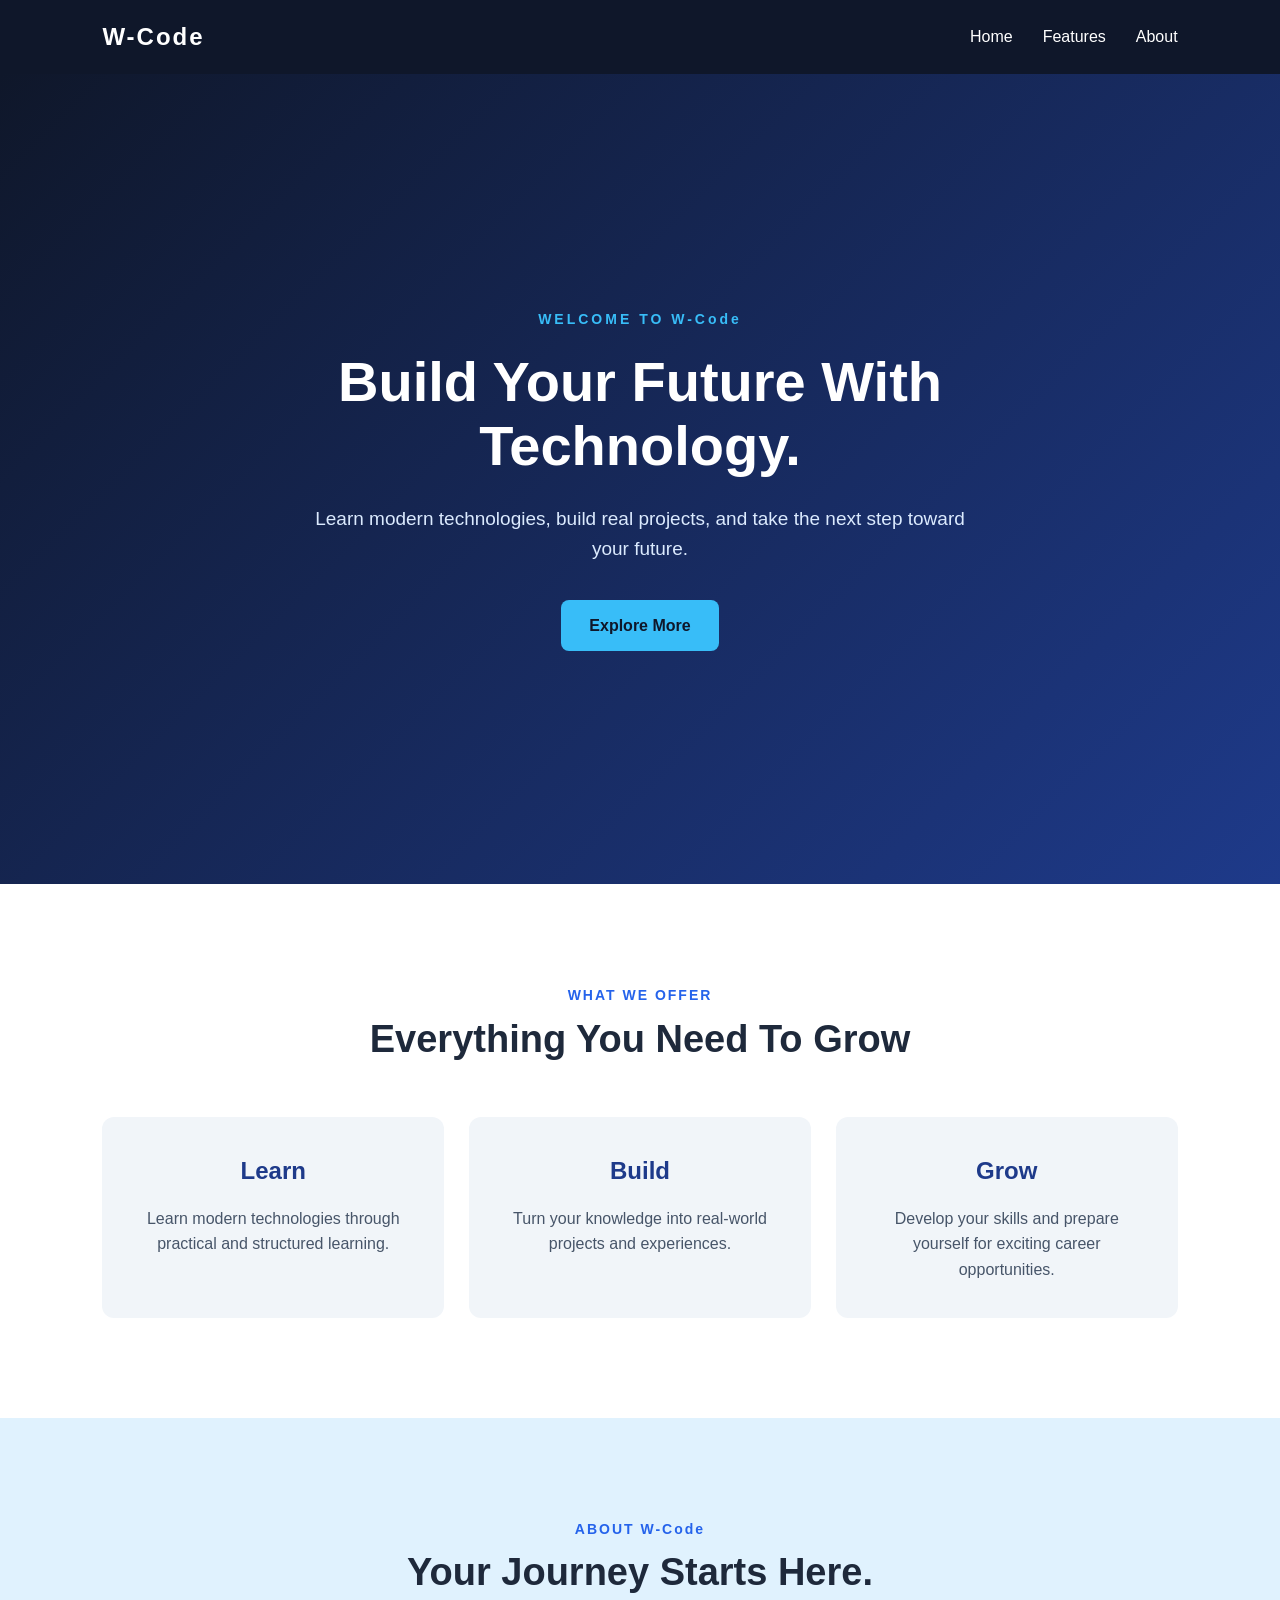
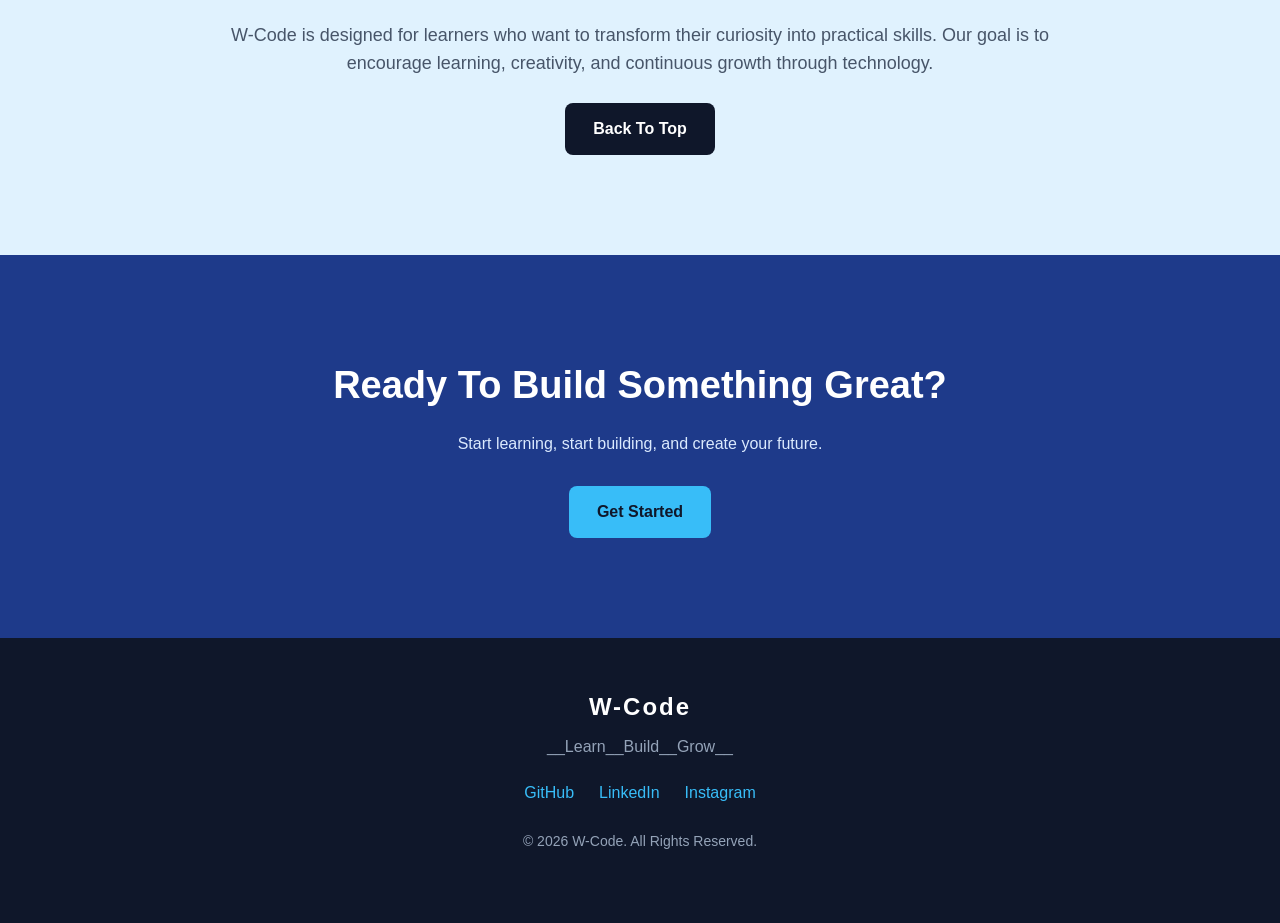
<file: WebDev-L1-Task1-LandingPage/index.html>
<!DOCTYPE html>
<html lang="en">
<head>
    <meta charset="UTF-8">
    <meta name="viewport" content="width=device-width, initial-scale=1.0">

    <title>W-Code- Build Your Future</title>

    <link rel="stylesheet" href="style.css">
</head>

<body>
     <!--fixed/sticky navigation bar+3 links -->
    <!-- Navigation Bar -->
    <header>
        <nav class="navbar">

            <div class="logo">
               W-Code
            </div>

            <ul class="nav-links">
                <li><a href="#home">Home</a></li>
                <li><a href="#features">Features</a></li>
                <li><a href="#about">About</a></li>
            </ul>

        </nav>
    </header>


    <!-- Hero Section -->
    <main>

        <section id="home" class="hero">

            <div class="hero-content">

                <p class="small-heading">WELCOME TO W-Code</p>

                <h1>
                    Build Your Future
                    With Technology.
                </h1>

                <p class="hero-text">
                    Learn modern technologies, build real projects,
                    and take the next step toward your future.
                </p>

                <a href="#features" class="cta-button">      <!--cta-button-->
                    Explore More
                </a>

            </div>


            <!--at list 2 content section-->

        </section>


                                               <!-- Features Section -->
        <section id="features" class="features">

            <div class="section-heading">
                <p>WHAT WE OFFER</p>
                <h2>Everything You Need To Grow</h2>
            </div>


            <div class="feature-container">

                <div class="feature-card">
                    <h3>Learn</h3>
                    <p>
                        Learn modern technologies through
                        practical and structured learning.
                    </p>
                </div>


                <div class="feature-card">
                    <h3>Build</h3>
                    <p>
                        Turn your knowledge into real-world
                        projects and experiences.
                    </p>
                </div>


                <div class="feature-card">
                    <h3>Grow</h3>
                    <p>
                        Develop your skills and prepare yourself
                        for exciting career opportunities.
                    </p>
                </div>

            </div>

        </section>


                                                  <!-- About Section -->
        <section id="about" class="about">

            <div class="about-content">

                <p class="section-label">ABOUT W-Code</p>

                <h2>
                    Your Journey Starts Here.
                </h2>

                <p>
                    W-Code is designed for learners who want to
                    transform their curiosity into practical skills.
                    Our goal is to encourage learning, creativity,
                    and continuous growth through technology.
                </p>

                <a href="#home" class="secondary-button">
                    Back To Top
                </a>

            </div>

        </section>


                                                     <!-- Call To Action -->
        <section class="cta-section">

            <h2>Ready To Build Something Great?</h2>

            <p>
                Start learning, start building, and create your future.
            </p>

            <a href="#home" class="cta-button">
                Get Started
            </a>

        </section>

    </main>


                                                      <!-- Footer -->
    <footer>

        <div class="footer-content">

            <h3>W-Code</h3>

            <p>
                __Learn__Build__Grow__
            </p>

            <div class="social-links">
                <a href="https://github.com/">GitHub</a>
                <a href="https://www.linkedin.com/">LinkedIn</a>
                <a href="https://www.instagram.com/">Instagram</a>
            </div>

            <p class="copyright">
                © 2026 W-Code. All Rights Reserved.
            </p>

        </div>

    </footer>

</body>
</html>
</file>
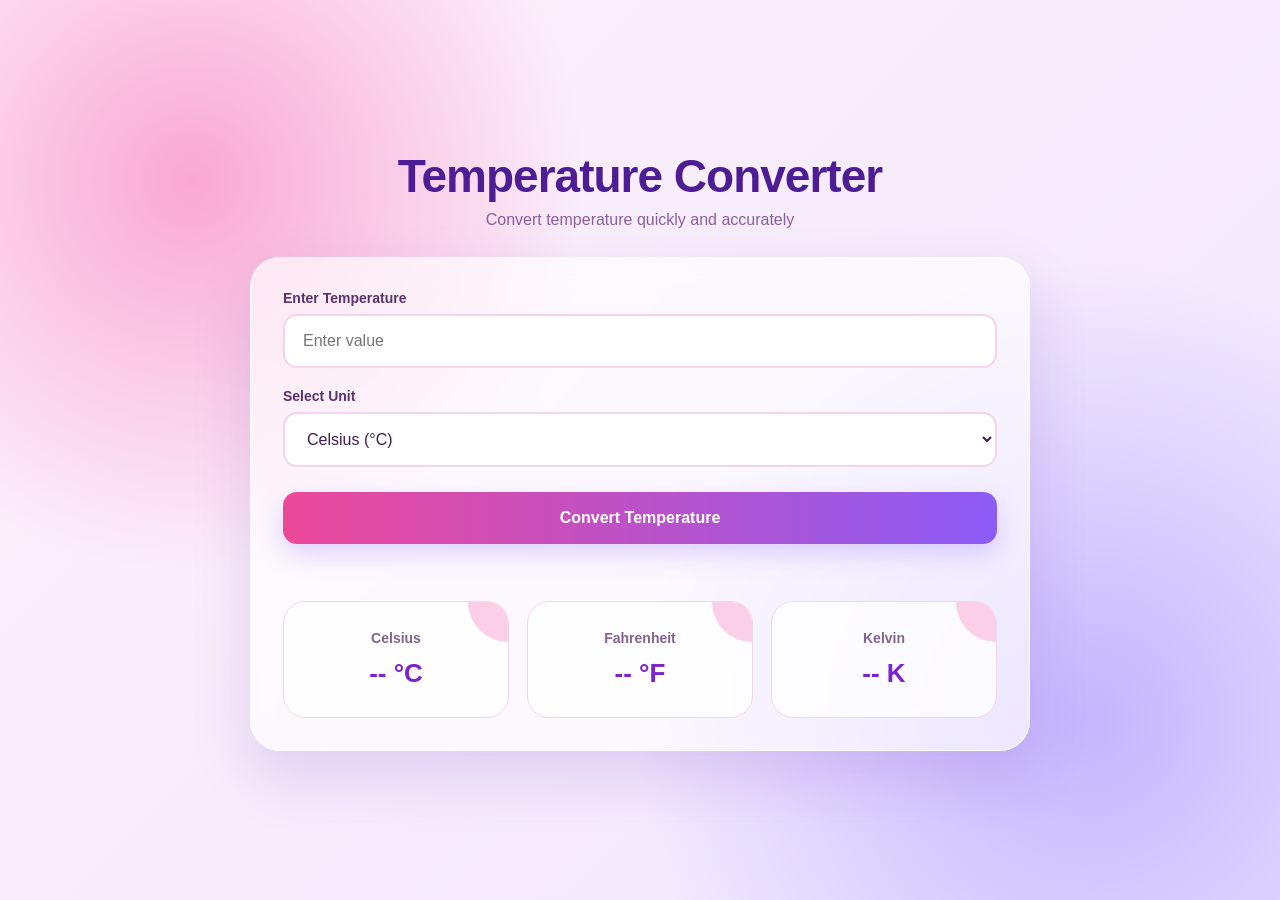
<file: WebDev-L1-Task3-Temperature Converter Website/index.html>
<!DOCTYPE html>
<html lang="en">

<head>
    <meta charset="UTF-8">

    <meta name="viewport" content="width=device-width, initial-scale=1.0">

    <title>Temperature Converter</title>

    <link rel="stylesheet" href="style.css">
</head>

<body>

    <main class="converter">

        <h1>Temperature Converter</h1>

        <p class="subtitle">
            Convert temperature quickly and accurately
        </p>

        <div class="converter-box">

            <!-- Temperature Input -->

            <div class="input-group">

                <label for="temperature">
                    Enter Temperature
                </label>

                <input
                    type="number"
                    id="temperature"
                    placeholder="Enter value"
                >

            </div>


            <!-- Unit Selection -->

            <div class="input-group">

                <label for="unit">
                    Select Unit
                </label>

                <select id="unit">

                    <option value="celsius">
                        Celsius (°C)
                    </option>

                    <option value="fahrenheit">
                        Fahrenheit (°F)
                    </option>

                    <option value="kelvin">
                        Kelvin (K)
                    </option>

                </select>

            </div>


            <!-- Convert Button -->

            <button id="convertBtn">
                Convert Temperature
            </button>


            <!-- Error Message -->

            <p id="errorMessage"></p>


            <!-- Results -->

            <div class="results">

                <div class="result-card">
                    <span>Celsius</span>
                    <strong id="celsiusResult">-- °C</strong>
                </div>

                <div class="result-card">
                    <span>Fahrenheit</span>
                    <strong id="fahrenheitResult">-- °F</strong>
                </div>

                <div class="result-card">
                    <span>Kelvin</span>
                    <strong id="kelvinResult">-- K</strong>
                </div>

            </div>

        </div>

    </main>


    <script src="script.js"></script>

</body>

</html>
</file>
<file: WebDev-L1-Task1-LandingPage/style.css>
/* ================================
   NEXORA LANDING PAGE
   ================================ */


/* ---------- Basic Reset ---------- */

* {
    margin: 0;
    padding: 0;                                 /* no element overlaps another element */
    box-sizing: border-box;
}

html {
    scroll-behavior: smooth;
}

body {
    font-family: Arial, sans-serif;
    line-height: 1.6;
    color: #1e293b;
    background-color: #f8fafc;
}


/* ---------- Navigation ---------- */

header {
    position: sticky;
    top: 0;
    z-index: 1000;
}

.navbar {
    display: flex;
    justify-content: space-between;
    align-items: center;

    padding: 18px 8%;

    background-color: #0f172a;
}

.logo {
    font-size: 24px;
    font-weight: 800;
    color: #ffffff;
    letter-spacing: 2px;
}

.nav-links {
    display: flex;
    gap: 30px;
    list-style: none;
}

.nav-links a {
    color: #ffffff;
    text-decoration: none;
    font-size: 16px;
    transition: 0.3s;
}

.nav-links a:hover {
    color: #38bdf8;
}


/* ---------- Hero Section ---------- */

.hero {
    min-height: 90vh;

    display: flex;
    align-items: center;
    justify-content: center;

    text-align: center;

    padding: 80px 8%;

    background: linear-gradient(
        135deg,
        #0f172a,
        #1e3a8a
    );

    color: #ffffff;
}

.hero-content {
    max-width: 800px;
}

.small-heading {
    font-size: 14px;
    letter-spacing: 3px;
    margin-bottom: 20px;
    color: #38bdf8;
    font-weight: bold;
}

.hero h1 {
    font-size: 56px;
    line-height: 1.15;
    margin-bottom: 25px;
}

.hero-text {
    font-size: 19px;
    max-width: 650px;
    margin: 0 auto 35px;
    color: #dbeafe;
}


/* ---------- Buttons ---------- */

.cta-button,
.secondary-button {
    display: inline-block;

    padding: 13px 28px;

    border-radius: 8px;

    text-decoration: none;

    font-weight: bold;

    transition: 0.3s;
}

.cta-button {
    background-color: #38bdf8;
    color: #0f172a;
}

.cta-button:hover {
    transform: translateY(-3px);
    background-color: #7dd3fc;
}

.secondary-button {
    margin-top: 25px;
    background-color: #0f172a;
    color: #ffffff;
}

.secondary-button:hover {
    background-color: #1e3a8a;
}


/* ---------- Common Section ---------- */

.features,
.about,
.cta-section {
    padding: 100px 8%;
}

.section-heading {
    text-align: center;
    max-width: 700px;
    margin: 0 auto 55px;
}

.section-heading p,
.section-label {
    color: #2563eb;
    font-weight: bold;
    letter-spacing: 2px;
    font-size: 14px;
}

.section-heading h2,
.about h2 {
    font-size: 38px;
    line-height: 1.2;
    margin-top: 10px;
}


/* ---------- Features ---------- */

.features {
    background-color: #ffffff;
}

.feature-container {
    display: grid;

    grid-template-columns: repeat(3, 1fr);

    gap: 25px;

    max-width: 1100px;

    margin: auto;
}

.feature-card {
    padding: 35px;

    border-radius: 12px;

    background-color: #f1f5f9;

    text-align: center;

    transition: 0.3s;
}

.feature-card:hover {
    transform: translateY(-8px);
}

.feature-card h3 {
    font-size: 24px;
    margin-bottom: 15px;
    color: #1e3a8a;
}

.feature-card p {
    color: #475569;
}


/* ---------- About ---------- */

.about {
    background-color: #e0f2fe;
}

.about-content {
    max-width: 850px;
    margin: auto;
    text-align: center;
}

.about h2 {
    margin-bottom: 25px;
}

.about-content > p:not(.section-label) {
    font-size: 18px;
    color: #475569;
}


/* ---------- Call To Action ---------- */

.cta-section {
    text-align: center;

    background-color: #1e3a8a;

    color: #ffffff;
}

.cta-section h2 {
    font-size: 38px;
    margin-bottom: 15px;
}

.cta-section p {
    margin-bottom: 30px;
    color: #dbeafe;
}


/* ---------- Footer ---------- */

footer {
    background-color: #0f172a;
    color: #ffffff;

    padding: 50px 8%;

    text-align: center;
}

.footer-content h3 {
    font-size: 24px;
    letter-spacing: 2px;
}

.footer-content > p {
    color: #94a3b8;
    margin: 8px 0 20px;
}

.social-links {
    display: flex;
    justify-content: center;
    gap: 25px;

    margin-bottom: 25px;
}

.social-links a {
    color: #38bdf8;
    text-decoration: none;
}

.social-links a:hover {
    text-decoration: underline;
}

.copyright {
    font-size: 14px;
}


/* ================================
   RESPONSIVE DESIGN
   ================================ */

@media (max-width: 768px) {

    .navbar {
        flex-direction: column;
        gap: 15px;
        padding: 15px 5%;
    }

    .nav-links {
        gap: 18px;
    }

    .hero {
        min-height: 80vh;
        padding: 60px 6%;
    }

    .hero h1 {
        font-size: 40px;
    }

    .hero-text {
        font-size: 17px;
    }

    .features,
    .about,
    .cta-section {
        padding: 70px 6%;
    }

    .section-heading h2,
    .about h2,
    .cta-section h2 {
        font-size: 30px;
    }

    .feature-container {
        grid-template-columns: 1fr;
    }

    .feature-card {
        padding: 30px;
    }
}


/* ---------- Small Mobile Screens ---------- */

@media (max-width: 480px) {

    .logo {
        font-size: 20px;
    }

    .nav-links {
        gap: 12px;
    }

    .nav-links a {
        font-size: 14px;
    }

    .hero h1 {
        font-size: 34px;
    }

    .hero-text {
        font-size: 16px;
    }

    .social-links {
        flex-direction: column;
        gap: 10px;
    }
}
</file>
<file: WebDev-L1-Task3-Temperature Converter Website/style.css>
* {
    margin: 0;
    padding: 0;
    box-sizing: border-box;
}

body {
    min-height: 100vh;
    display: flex;
    justify-content: center;
    align-items: center;
    padding: 25px;

    font-family: Arial, sans-serif;

    background:
        radial-gradient(circle at 15% 20%, #f9a8d4 0%, transparent 30%),
        radial-gradient(circle at 85% 80%, #c4b5fd 0%, transparent 35%),
        linear-gradient(135deg, #fff1f8, #eee7ff);

    color: #2e1744;
}


/* MAIN CONTAINER */

.converter {
    width: 100%;
    max-width: 780px;
}


/* HEADING */

.converter h1 {
    text-align: center;

    font-size: 46px;
    letter-spacing: -1px;

    color: #4c1d95;

    margin-bottom: 8px;
}

.subtitle {
    text-align: center;

    color: #8b5f9e;

    margin-bottom: 28px;
}


/* GLASS BOX */

.converter-box {
    padding: 32px;

    background: rgba(255, 255, 255, 0.65);

    border: 1px solid rgba(255, 255, 255, 0.8);

    border-radius: 30px;

    box-shadow:
        0 25px 60px rgba(91, 33, 182, 0.15);

    backdrop-filter: blur(15px);
}


/* INPUT AREA */

.input-group {
    margin-bottom: 20px;
}

.input-group label {
    display: block;

    margin-bottom: 8px;

    font-size: 14px;
    font-weight: bold;

    color: #5b316f;
}

.input-group input,
.input-group select {
    width: 100%;

    padding: 16px 18px;

    border: 2px solid #f3d4ec;

    border-radius: 14px;

    outline: none;

    background: #fff;

    color: #3b1d4f;

    font-size: 16px;

    transition: 0.25s;
}

.input-group input:focus,
.input-group select:focus {
    border-color: #c084fc;

    box-shadow:
        0 0 0 4px rgba(192, 132, 252, 0.15);
}


/* BUTTON */

#convertBtn {
    width: 100%;

    padding: 17px;

    margin-top: 5px;

    border: none;
    border-radius: 14px;

    background: linear-gradient(
        90deg,
        #ec4899,
        #8b5cf6
    );

    color: white;

    font-size: 16px;
    font-weight: bold;

    cursor: pointer;

    box-shadow:
        0 10px 25px rgba(139, 92, 246, 0.25);

    transition: 0.25s;
}

#convertBtn:hover {
    transform: translateY(-3px);

    box-shadow:
        0 15px 30px rgba(139, 92, 246, 0.35);
}

#convertBtn:active {
    transform: scale(0.98);
}


/* ERROR */

#errorMessage {
    min-height: 25px;

    margin-top: 14px;

    text-align: center;

    color: #dc2626;

    font-size: 14px;
}


/* RESULT AREA */

.results {
    display: grid;

    grid-template-columns: repeat(3, 1fr);

    gap: 18px;

    margin-top: 18px;
}


/* RESULT CARDS */

.result-card {
    position: relative;

    overflow: hidden;

    padding: 28px 15px;

    text-align: center;

    background: rgba(255, 255, 255, 0.75);

    border-radius: 22px;

    border: 1px solid #f1d5ed;

    transition: 0.3s;
}


/* Decorative circle */

.result-card::before {
    content: "";

    position: absolute;

    width: 80px;
    height: 80px;

    top: -40px;
    right: -40px;

    border-radius: 50%;

    background: #fbcfe8;
}

.result-card:hover {
    transform: translateY(-7px);

    box-shadow:
        0 15px 30px rgba(91, 33, 182, 0.12);
}

.result-card span {
    display: block;

    position: relative;

    margin-bottom: 12px;

    color: #80648d;

    font-size: 14px;
    font-weight: bold;
}

.result-card strong {
    position: relative;

    color: #7e22ce;

    font-size: 26px;
}


/* MOBILE */

@media (max-width: 700px) {

    .converter h1 {
        font-size: 38px;
    }

    .converter-box {
        padding: 25px;
    }

    .results {
        grid-template-columns: 1fr;
    }
}


@media (max-width: 450px) {

    body {
        padding: 18px;
    }

    .converter h1 {
        font-size: 32px;
    }

    .converter-box {
        padding: 20px;
        border-radius: 22px;
    }

    .result-card {
        padding: 23px;
    }
}
</file>
